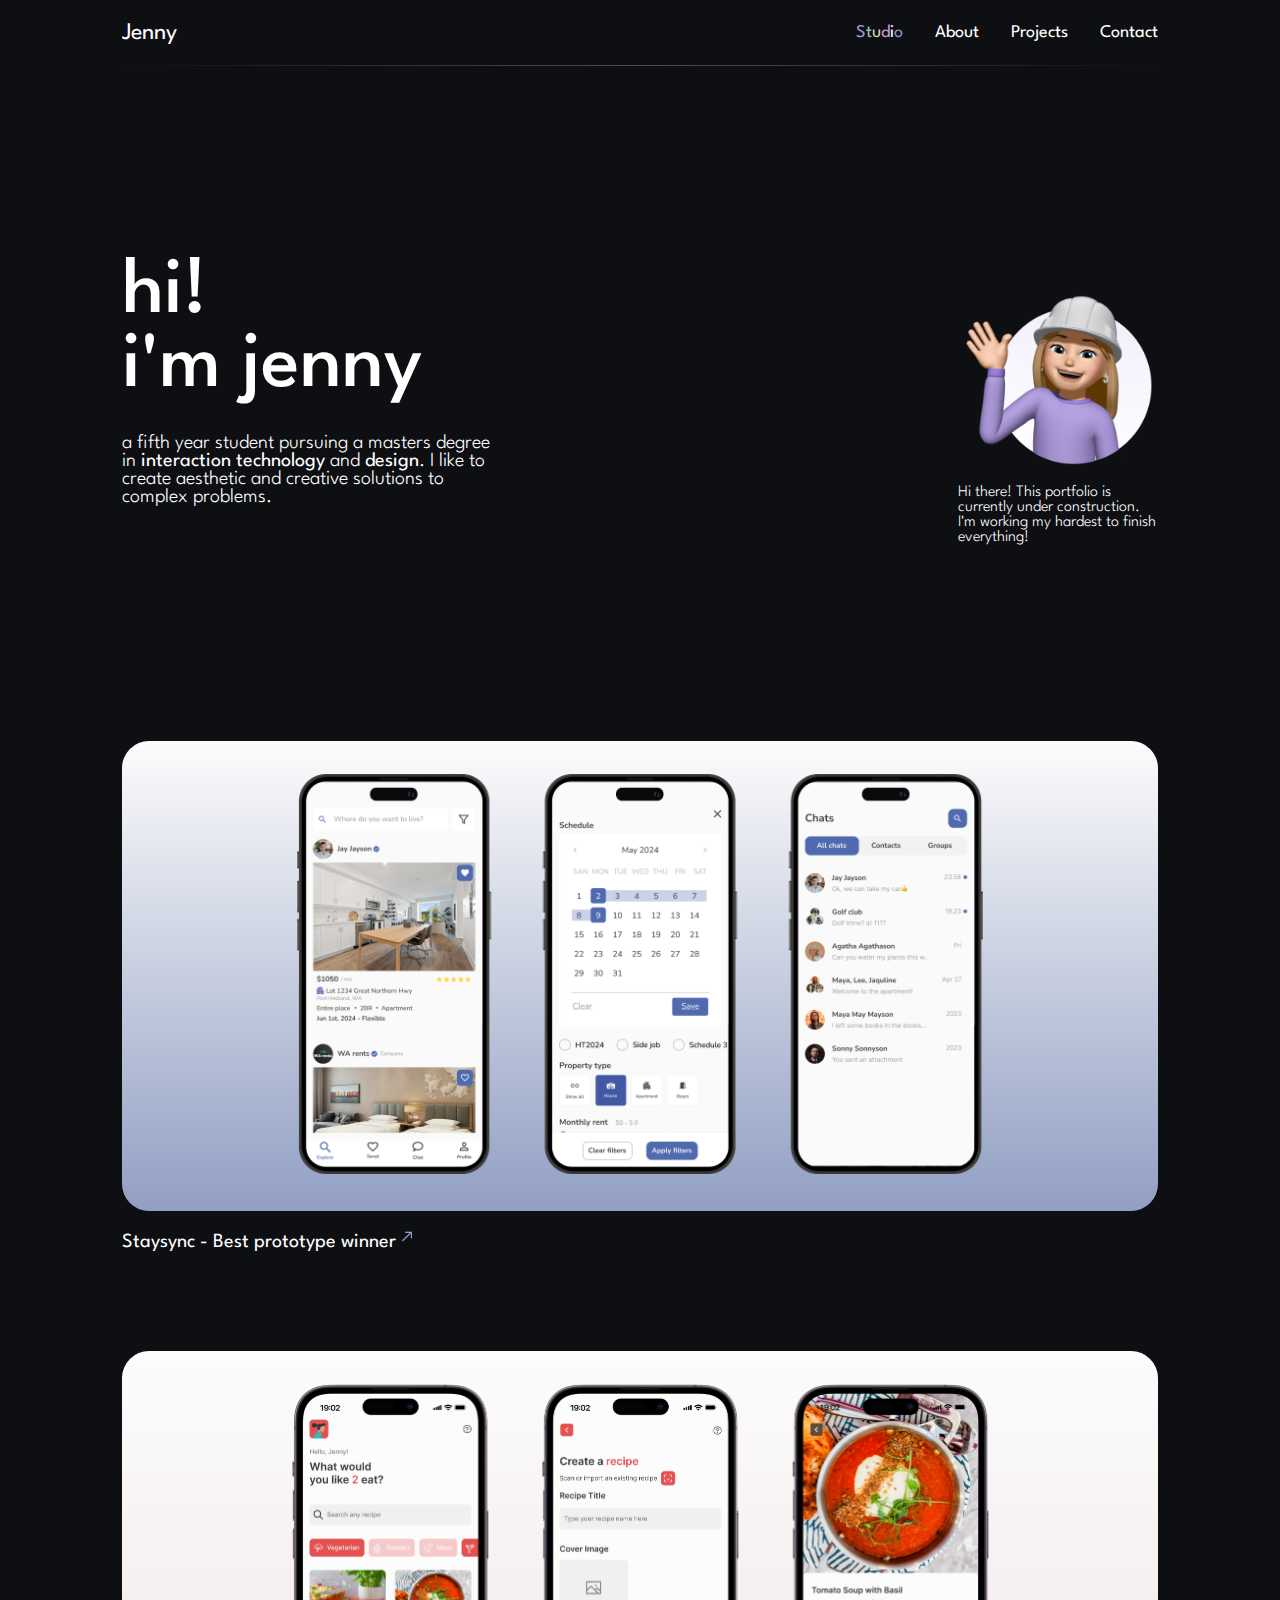
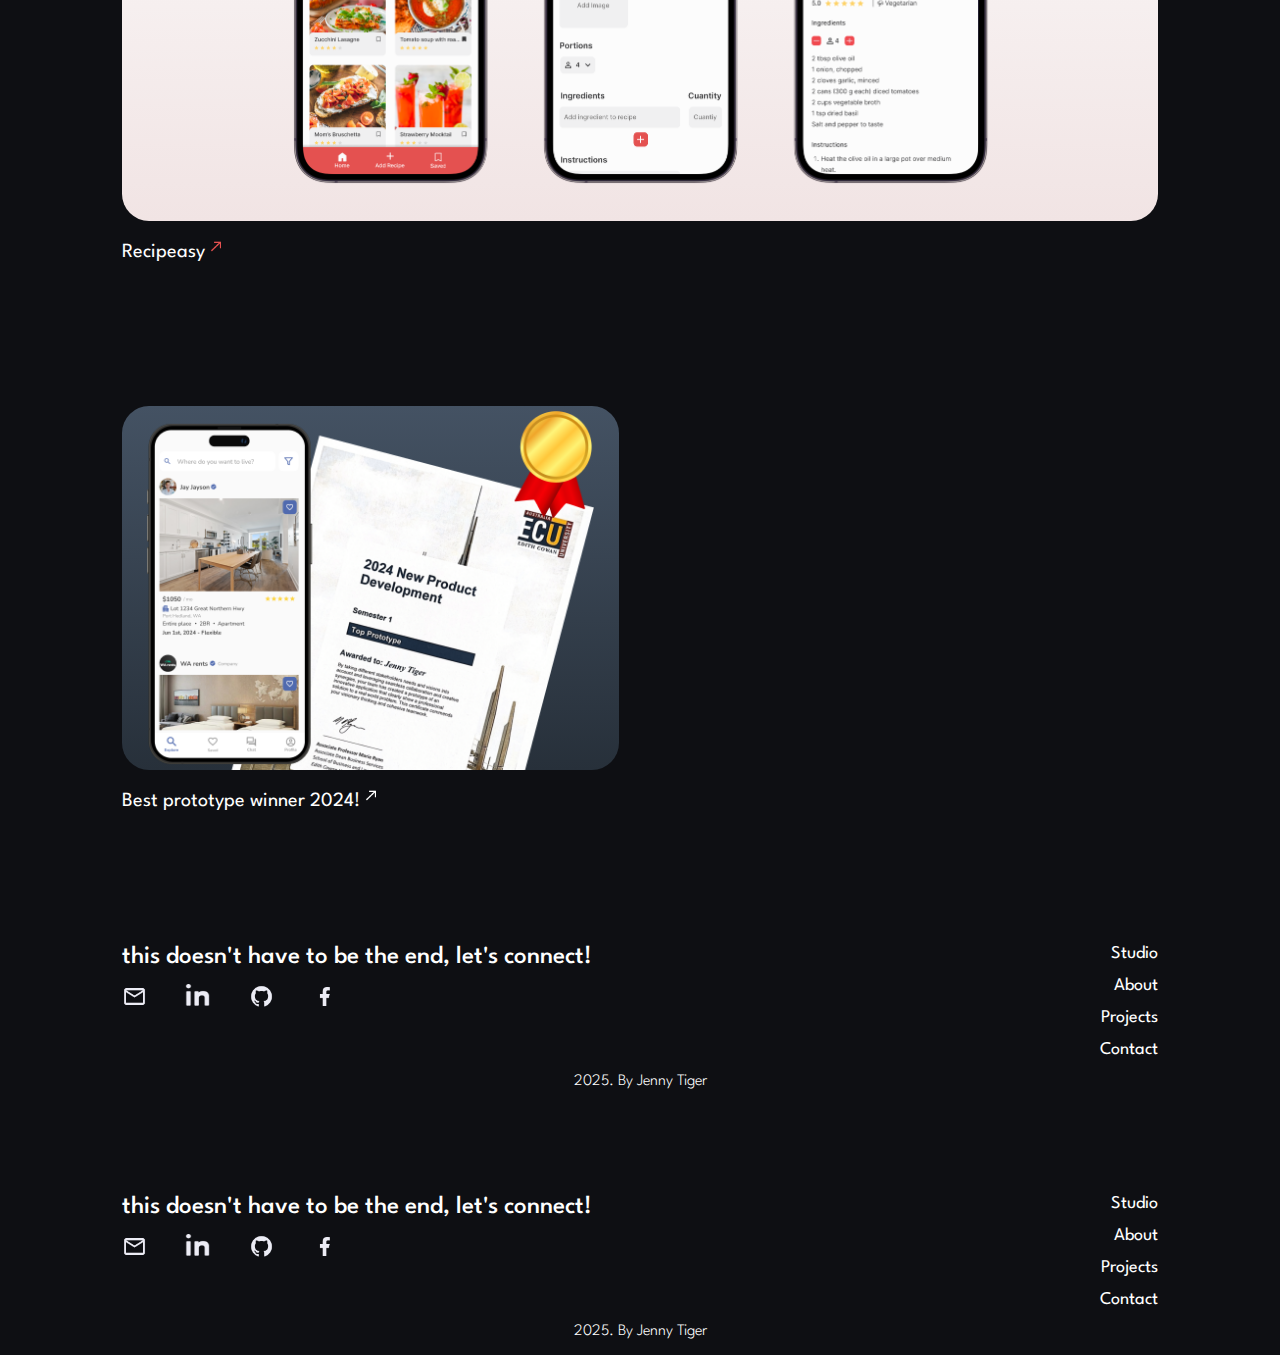
<file: index.html>
<!DOCTYPE html>
<html lang="en">
<head>
    <meta charset="UTF-8">
    <meta http-equiv="X-UA-Compatible" content="IE=edge">
    <meta name="viewport" content="width=device-width, initial-scale=1.0">
    <title>My portfolio</title>
    <link rel="stylesheet" href="style.css">
    <link rel="stylesheet" href="mediaqueries.css">
    <link rel="preconnect" href="https://fonts.googleapis.com">
    <link rel="preconnect" href="https://fonts.gstatic.com" crossorigin>
    <link href="https://fonts.googleapis.com/css2?family=League+Spartan:wght@200;300;400;500;600&display=swap" rel="stylesheet">
</head>
<body id="home">
    <nav id="desktop-nav">
        <div class="nav__container">
            <div class="header__text_changer">
                <div class="logo">
                    <span class="header__text_old"><a class="logo" href="index.html">Jenny</a></span>
                    <span class="header__text_new"><a class="logo" href="index.html">Tiger</a></span>
                </div>
            </div>
            <div>
                <ul class="nav-links">
                    <li><a href="studio.html" class="studio_element">
                        <p class="studio__purple"><b>S</b></p>
                        <p class="studio__green"><b>t</b></p>
                        <p class="studio__yellow"><b>u</b></p>
                        <p class="studio__pink"><b>d</b></p>
                        <p class="studio__"><b>i</b></p>
                        <p class="studio__blue"><b>o</b></p>
                    </a></li>
                    <li><a href="about.html">About</a></li>
                    <li><a href="projects.html">Projects</a></li>
                    <li><a href="contact.html">Contact</a></li>
                </ul>
            </div>
        </div>
        <div class="nav__decoration">
        </div>
    </nav>
    <nav id="hamburger-nav">
        <div class="logo"><a href="index.html">Jenny</a></div>
        <div class="hamburger-menu">
            <div class="hamburger-icon" onclick="toggleMenu()">
                <span></span>
                <span></span>
                <span></span>
            </div>
            <div class="menu-links">
                <li><a href="index.html" onclick="toggleMenu()">Home</a></li>
                <li><a href="studio.html" onclick="toggleMenu()">Studio</a></li>
                <li><a href="about.html" onclick="toggleMenu()">About</a></li>
                <li><a href="projects.html" onclick="toggleMenu()">Projects</a></li>
                <li><a href="contact.html" onclick="toggleMenu()">Contact</a></li>
            </div>
        </div>
    </nav>
    <section id="hero">
        <div class="section__text">
            <h1 class="section__text__h1">hi!</h1>
            <h1 class="section__text__h1">i'm jenny</h1>
            <h3 class="section__text__h3">a fifth year student pursuing a masters degree in <b>interaction technology</b> and <b>design</b>. I like to create aesthetic and creative solutions to complex problems.</h3>
            <div class="hero__text_construction_mobile">
                <img class="construction_mobile_avatar" src="assets/images/profileAvatarConstruction.png" alt="Profile picture">
                <p>Hi there! This portfolio is currently under construction. I'm working my hardest to finish everything!</p>    
            </div>
        </div>
        <div class="section__pic-container">
            <img class="important__exclude" src="assets/images/profileAvatar.png" alt="Profile picture">
            <img class="" src="assets/images/profileAvatarConstruction.png" alt="Profile picture">
            <p class="hero__text_construction">Hi there! This portfolio is currently under construction. I'm working my hardest to finish everything!</p>    
        </div>
    </section>
    <section id="highlights">
        <div class="section_container">
            <div class="section__mockup__container__single">
                <div class="highlights__pic_container project__staysync">
                    <a href="staysync.html">
                        <img class="pic__mockup" src="assets/mockups/Mockup_Staysync_Gathered.png" alt="phone mockups">
                    </a>
                </div>
                <div class="highlights__text_changer">
                    <h3 class="mockup__text_holder">
                        <span class="mockup__text_old"><a class="exclude" href="staysync.html">Staysync - Best prototype winner<img class="pic__mockup_arrow_small" src="assets/images/arrow_blurple.png" alt="purple arrow"></a></span>
                        <span class="mockup__text_new"><a class="exclude" href="staysync.html">A housing application for FIFO-workers in WA<img class="pic__mockup_arrow_small" src="assets/images/arrow_blurple.png" alt="purple arrow"></a></span>
                    </h3>
                </div>
            </div>
            <div class="section__mockup__container__single">
                <div class="highlights__pic_container project__recipeasy">
                    <a href="recipeasy.html">
                        <img class="pic__mockup" src="assets/mockups/Mockup_Recipeasy_Gathered.png" alt="phone mockups">
                    </a>
                </div>
                <div class="highlights__text_changer">
                    <h3 class="mockup__text_holder">
                        <span class="mockup__text_old"><a class="exclude" href="recipeasy.html">Recipeasy<img class="pic__mockup_arrow_small" src="assets/images/arrow_small_light_red.png" alt="red arrow"></a></span>
                        <span class="mockup__text_new"><a class="exclude" href="recipeasy.html">Personal design project for saving recipes<img class="pic__mockup_arrow_small" src="assets/images/arrow_small_light_red.png" alt="red arrow"></a></span>
                    </h3>
                </div>
            </div>
            <div class="section__mockup__container__single important__exclude">
                <div class="highlights__pic_container">
                    <a href="storyai.html">
                        <img class="pic__mockup" src="assets/mockups/Mockup_StoryAI_Gathered.png" alt="phone mockups">
                    </a>
                </div>
                <div class="highlights__text_changer">
                    <h3 class="mockup__text_holder">
                        <span class="mockup__text_old"><a class="exclude" href="storyai.html">StoryAI<img class="pic__mockup_arrow_small" src="assets/images/arrow_small.png" alt="purple arrow"></a></span>
                        <span class="mockup__text_new"><a class="exclude" href="storyai.html">Custimizeable, AI-generated stories for children<img class="pic__mockup_arrow_small" src="assets/images/arrow_small.png" alt="purple arrow"></a></span>
                    </h3>
                </div>
            </div>
            <div class="section__mockup__container__single important__exclude">
                <div class="highlights__pic_container project__dbt">
                    <a href="dbt.html">
                        <img class="pic__mockup" src="assets/mockups/Mockup_DBT_EditMode.png" alt="ipad and phone mockup">
                    </a>
                </div>
                <div class="highlights__text_changer">
                    <h3 class="mockup__text_holder">
                        <span class="mockup__text_old"><a class="exclude" href="dbt.html">BIM to PWA<img class="pic__mockup_arrow_small" src="assets/images/arrow_small_green.png" alt="white arrow"></a></span>
                        <span class="mockup__text_new"><a class="exclude" href="dbt.html">System for drawing-based fire safety checks<img class="pic__mockup_arrow_small" src="assets/images/arrow_small_white.png" alt="white arrow"></a></span>
                    </h3>
                </div>
            </div>
            <a href="projects.html"><h2 class="highlights__text_link important__exclude">Find more projects<img class="pic__mockup_arrow_large" src="assets/images/arrow_large.png" alt="purple arrow"></h2></a>
        </div>
    </section>
    <section id="experiences">
        <div class="section_container">
            <div class="experiences__container__double">
                <div class="experiences__container_left">
                    <div class="left_img_container">
                        <a href="staysync.html#Certificate">
                            <img class="pic__certificate" src="assets/images/Best_prototype_certificate.png" alt="phone mockups">
                        </a>
                    </div>
                    <div class="highlights__text_changer double_container_text">
                        <h3 class="mockup__text_holder">
                            <span class="mockup__text_old"><a class="exclude" href="staysync.html#Certificate">Best prototype winner 2024!<img class="pic__mockup_arrow_small" src="assets/images/arrow_small_white.png" alt="purple arrow"></a></span>
                            <span class="mockup__text_new"><a class="exclude" href="staysync.html#Certificate">Prototype awarded <i>best prototype</i> in course by UMU and ECU!<img class="pic__mockup_arrow_small" src="assets/images/arrow_small_white.png" alt="purple arrow"></a></span>
                        </h3>
                    </div>
                </div>
                <div class="experiences__container_right">
                    <h1></h1>
                </div>
            </div>
        </div>
    </section>
    <footer>
        <div class="footer__section">
            <div class="footer__connect__container">
                <h1 class="footer__text__h1">this doesn't have to be the end, let's connect!</h1>
                <div class="footer__pic__contact_icons">
                    <a href="mailto: jenny.tiger@live.se"><img class="footer__contact_icon" src="assets/images/icon_mail.png" alt="mail icon"></a>
                    <a href="https://www.linkedin.com/in/jenny-tiger-6198a4276/" target=”_blank”><img class="footer__contact_icon" src="assets/images/icon_linkedIn.png" alt="LinkedIn icon"></a>
                    <a href="https://github.com/jtig3r" target=”_blank”><img class="footer__contact_icon" src="assets/images/icon_github.png" alt="github icon"></a>
                    <a href="https://www.facebook.com/jenny.tiger.31/" target=”_blank”><img class="footer__contact_icon" src="assets/images/icon_facebook.png" alt="facebook icon"></a>
                </div>
            </div>
            <div class="footer__nav-links__container">
                <div>
                    <ul class="nav-links">
                        <li><a  href="studio.html">Studio</a></li>
                        <li><a  href="about.html">About</a></li>
                        <li><a  href="projects.html">Projects</a></li>
                        <li><a  href="contact.html">Contact</a></li>
                    </ul>
                </div>
            </div>
        </div>
        <p class="footer__text_p">2025. By Jenny Tiger</p>
    </footer>
    <div id="footer-placeholder"></div>
    <script src="scripts.js"></script>
</body>
</html>
</file>
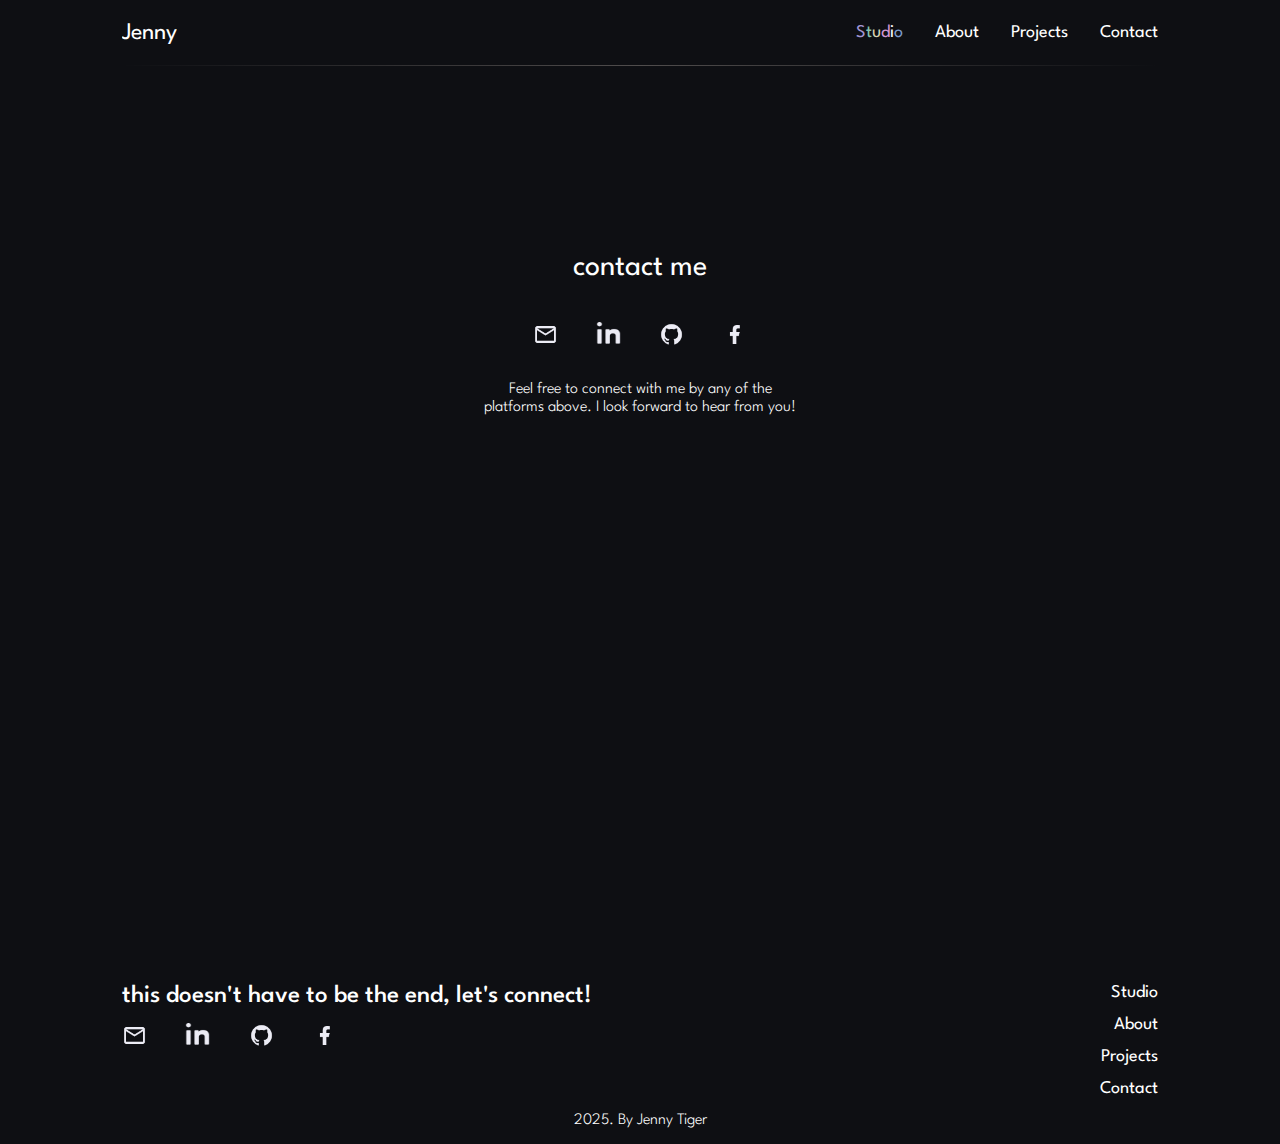
<file: contact.html>
<!DOCTYPE html>
<html lang="en">
<head>
    <meta charset="UTF-8">
    <meta http-equiv="X-UA-Compatible" content="IE=edge">
    <meta name="viewport" content="width=device-width, initial-scale=1.0">
    <title>JennyTiger/About</title>
    <link rel="stylesheet" href="style.css">
    <link rel="stylesheet" href="mediaqueries.css">
    <link rel="preconnect" href="https://fonts.googleapis.com">
    <link rel="preconnect" href="https://fonts.gstatic.com" crossorigin>
    <link href="https://fonts.googleapis.com/css2?family=League+Spartan:wght@200;300;400;500;600&display=swap" rel="stylesheet">
</head>
<body id="home">
    <nav id="desktop-nav">
        <div class="nav__container">
            <div class="header__text_changer">
                <div class="logo">
                    <span class="header__text_old"><a class="logo" href="index.html">Jenny</a></span>
                    <span class="header__text_new"><a class="logo" href="index.html">Tiger</a></span>
                </div>
            </div>              
        <div>
                <ul class="nav-links">
                    <li><a href="studio.html" class="studio_element">
                        <p class="studio__purple"><b>S</b></p>
                        <p class="studio__green"><b>t</b></p>
                        <p class="studio__yellow"><b>u</b></p>
                        <p class="studio__pink"><b>d</b></p>
                        <p class="studio__"><b>i</b></p>
                        <p class="studio__blue"><b>o</b></p>
                    </a></li>
                    <li><a href="about.html">About</a></li>
                    <li><a href="projects.html">Projects</a></li>
                    <li><a href="contact.html">Contact</a></li>
                </ul>
            </div>
        </div>
        <div class="nav__decoration">
        </div>
    </nav>
    <nav id="hamburger-nav">
        <div class="logo"><a href="index.html">Jenny</a></div>
        <div class="hamburger-menu">
            <div class="hamburger-icon" onclick="toggleMenu()">
                <span></span>
                <span></span>
                <span></span>
            </div>
            <div class="menu-links">
                <li><a href="index.html" onclick="toggleMenu()">Home</a></li>
                <li><a href="studio.html" onclick="toggleMenu()">Studio</a></li>
                <li><a href="about.html" onclick="toggleMenu()">About</a></li>
                <li><a href="projects.html" onclick="toggleMenu()">Projects</a></li>
                <li><a href="contact.html" onclick="toggleMenu()">Contact</a></li>
            </div>
        </div>
    </nav>
    <section id="contact">
        <div class="contact__container">
            <h2>contact me</h2>
            <div class="footer__pic__contact_icons">
                <a href="mailto: jenny.tiger@live.se"><img class="footer__contact_icon" src="assets/images/icon_mail.png" alt="mail icon"></a>
                <a href="https://www.linkedin.com/in/jenny-tiger-6198a4276/" target=”_blank”><img class="footer__contact_icon" src="assets/images/icon_linkedIn.png" alt="LinkedIn icon"></a>
                <a href="https://github.com/jtig3r" target=”_blank”><img class="footer__contact_icon" src="assets/images/icon_github.png" alt="github icon"></a>
                <a href="https://www.facebook.com/jenny.tiger.31/" target=”_blank”><img class="footer__contact_icon" src="assets/images/icon_facebook.png" alt="facebook icon"></a>
            </div>
            <p>Feel free to connect with me by any of the platforms above. I look forward to hear from you!</p>
        </div>
    </section>
    <div id="footer-placeholder"></div>
    <script src="scripts.js"></script>
</body>
</html>
</file>
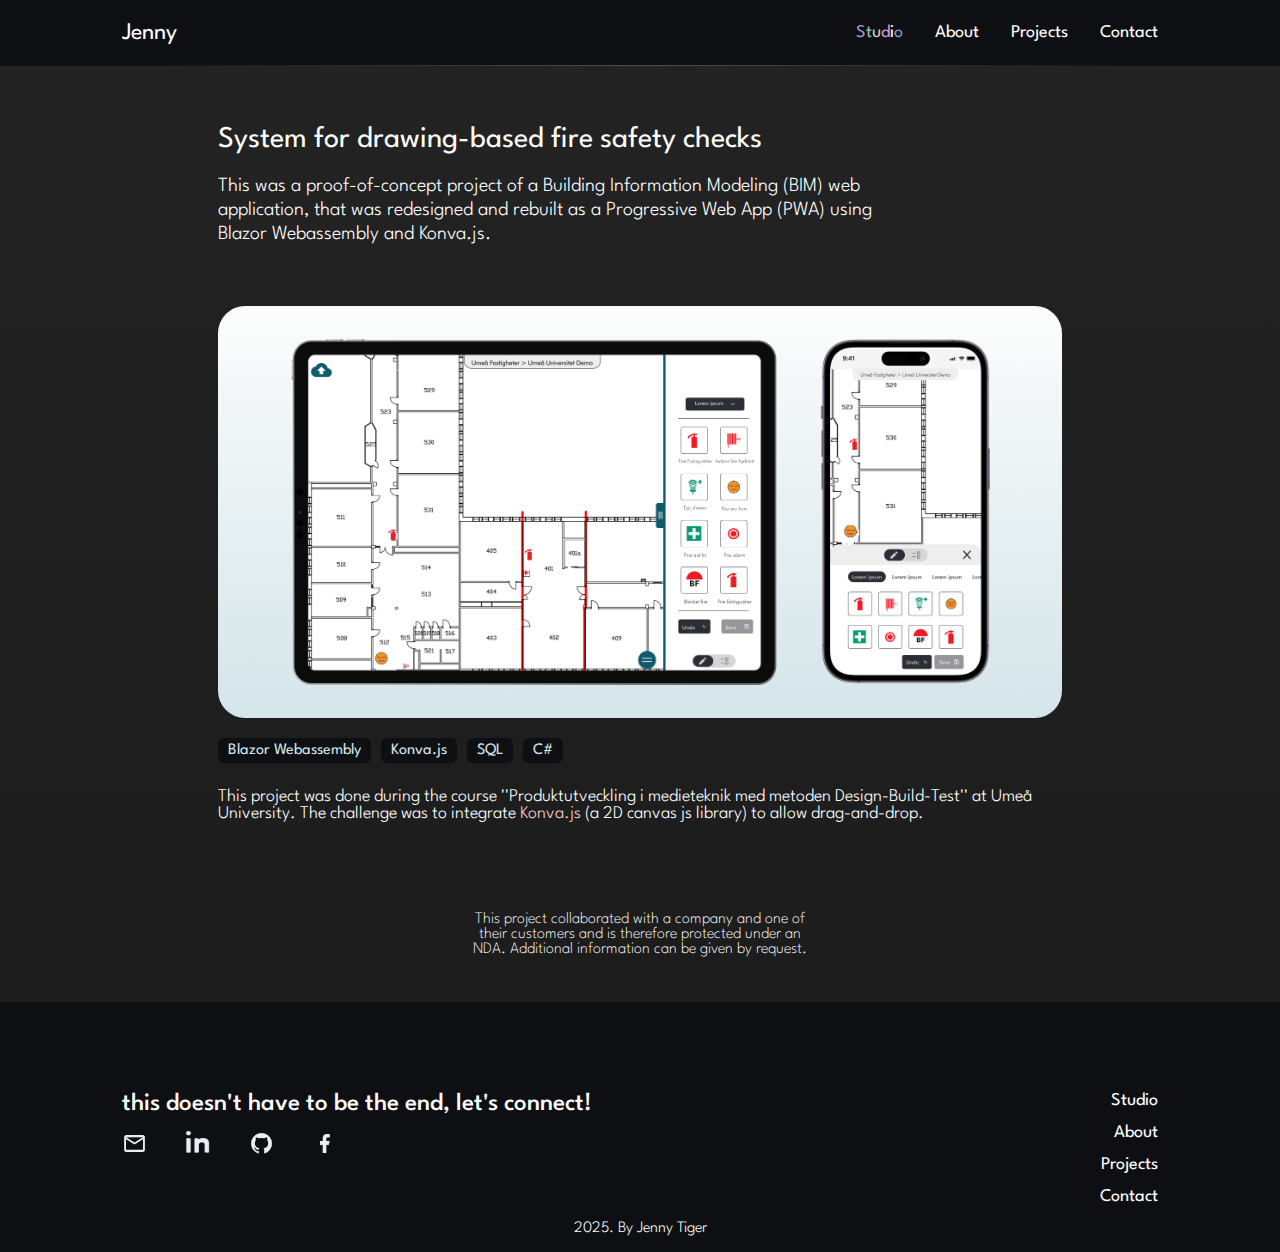
<file: dbt.html>
<!DOCTYPE html>
<html lang="en">
<head>
    <meta charset="UTF-8">
    <meta http-equiv="X-UA-Compatible" content="IE=edge">
    <meta name="viewport" content="width=device-width, initial-scale=1.0">
    <title>JennyTiger/DBT project</title>
    <link rel="stylesheet" href="style.css">
    <link rel="stylesheet" href="projectsstyle.css">
    <link rel="stylesheet" href="mediaqueries.css">
    <link rel="preconnect" href="https://fonts.googleapis.com">
    <link rel="preconnect" href="https://fonts.gstatic.com" crossorigin>
    <link href="https://fonts.googleapis.com/css2?family=League+Spartan:wght@200;300;400;500;600&display=swap" rel="stylesheet">
</head>
<body id="home">
    <nav id="desktop-nav">
        <div class="nav__container">
            <div class="header__text_changer">
                <div class="logo">
                    <span class="header__text_old"><a class="logo" href="index.html">Jenny</a></span>
                    <span class="header__text_new"><a class="logo" href="index.html">Tiger</a></span>
                </div>
            </div>
        <div>
                <ul class="nav-links">
                    <li><a href="studio.html" class="studio_element">
                        <p class="studio__purple"><b>S</b></p>
                        <p class="studio__green"><b>t</b></p>
                        <p class="studio__yellow"><b>u</b></p>
                        <p class="studio__pink"><b>d</b></p>
                        <p class="studio__"><b>i</b></p>
                        <p class="studio__blue"><b>o</b></p>
                    </a></li>
                    <li><a href="about.html">About</a></li>
                    <li><a href="projects.html">Projects</a></li>
                    <li><a href="contact.html">Contact</a></li>
                </ul>
            </div>
        </div>
        <div class="nav__decoration">
        </div>
    </nav>
    <nav id="hamburger-nav">
        <div class="logo"><a href="index.html">Jenny</a></div>
        <div class="hamburger-menu">
            <div class="hamburger-icon" onclick="toggleMenu()">
                <span></span>
                <span></span>
                <span></span>
            </div>
            <div class="menu-links">
                <li><a href="index.html" onclick="toggleMenu()">Home</a></li>
                <li><a href="studio.html" onclick="toggleMenu()">Studio</a></li>
                <li><a href="about.html" onclick="toggleMenu()">About</a></li>
                <li><a href="projects.html" onclick="toggleMenu()">Projects</a></li>
                <li><a href="contact.html" onclick="toggleMenu()">Contact</a></li>
            </div>
        </div>
    </nav>
    <section id="project-overview">
        <div class="project__container">
            <h2 class="project__text__title">System for drawing-based fire safety checks</h2>
            <h3 class="project__text__description">This was a proof-of-concept project of a Building Information Modeling (BIM) web application, that was redesigned and rebuilt as a Progressive Web App (PWA) using Blazor Webassembly and Konva.js.</h3>
        </div>
        <div class="section__mockup__container__single">
            <div class="highlights__pic_container project__dbt">
                <img class="pic__mockup" src="assets/mockups/Mockup_DBT_EditMode.png" alt="mockup">
            </div>
            <div class="project__tags__container ">
                <div class="project_tag dbt">Blazor Webassembly</div>
                <div class="project_tag dbt">Konva.js</div>
                <div class="project_tag dbt">SQL</div>
                <div class="project_tag dbt">C#</div>
            </div>
            <p class="project__text__description_further">
                This project was done during the course ''Produktutveckling i medieteknik med metoden Design-Build-Test'' at Umeå University. The challenge was to integrate <a class="link" href="https://konvajs.org/index.html" target="_blank">Konva.js</a> (a 2D canvas js library) to allow drag-and-drop.
            </p>
        </div>
        <p class="project__disclaimer">This project collaborated with a company and one of their customers and is therefore protected under an NDA. Additional information can be given by request.</p>
    </section>
    <div id="footer-placeholder"></div>
    <script src="scripts.js"></script>
</body>
</html>
</file>
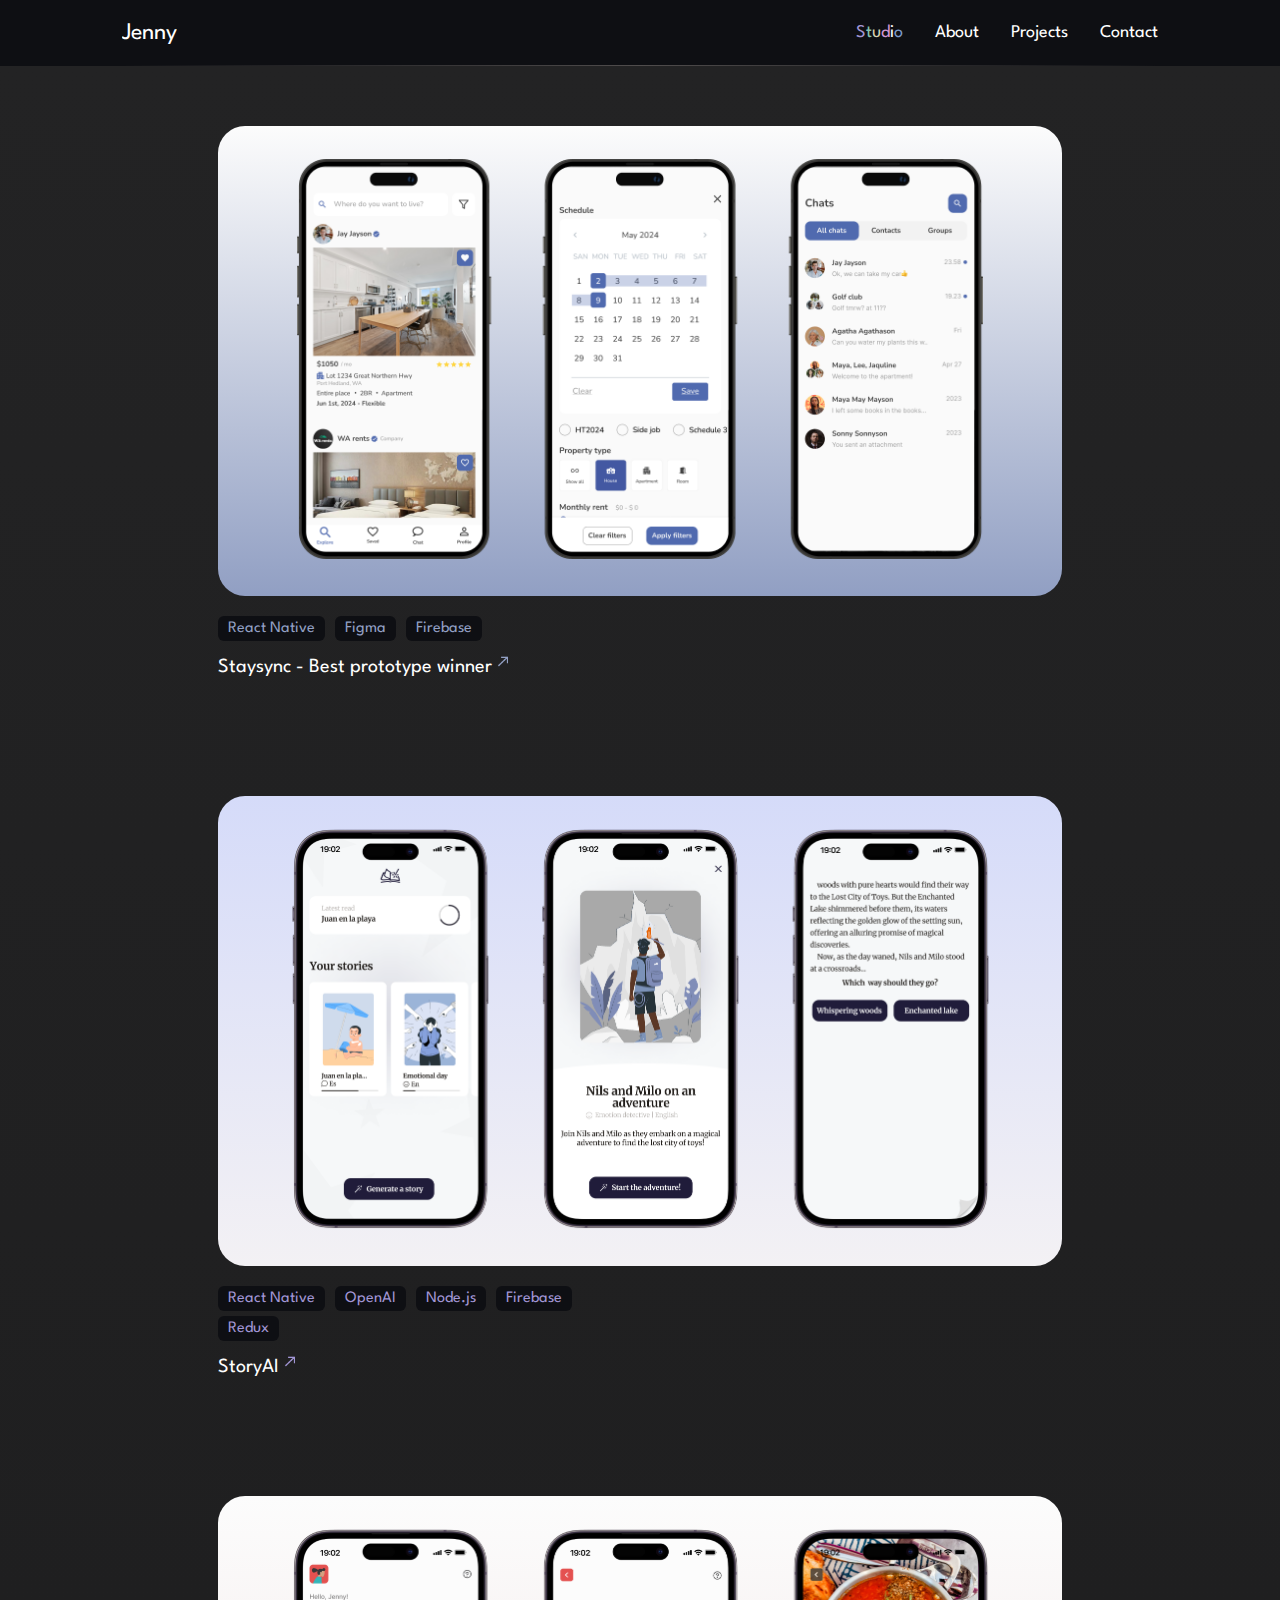
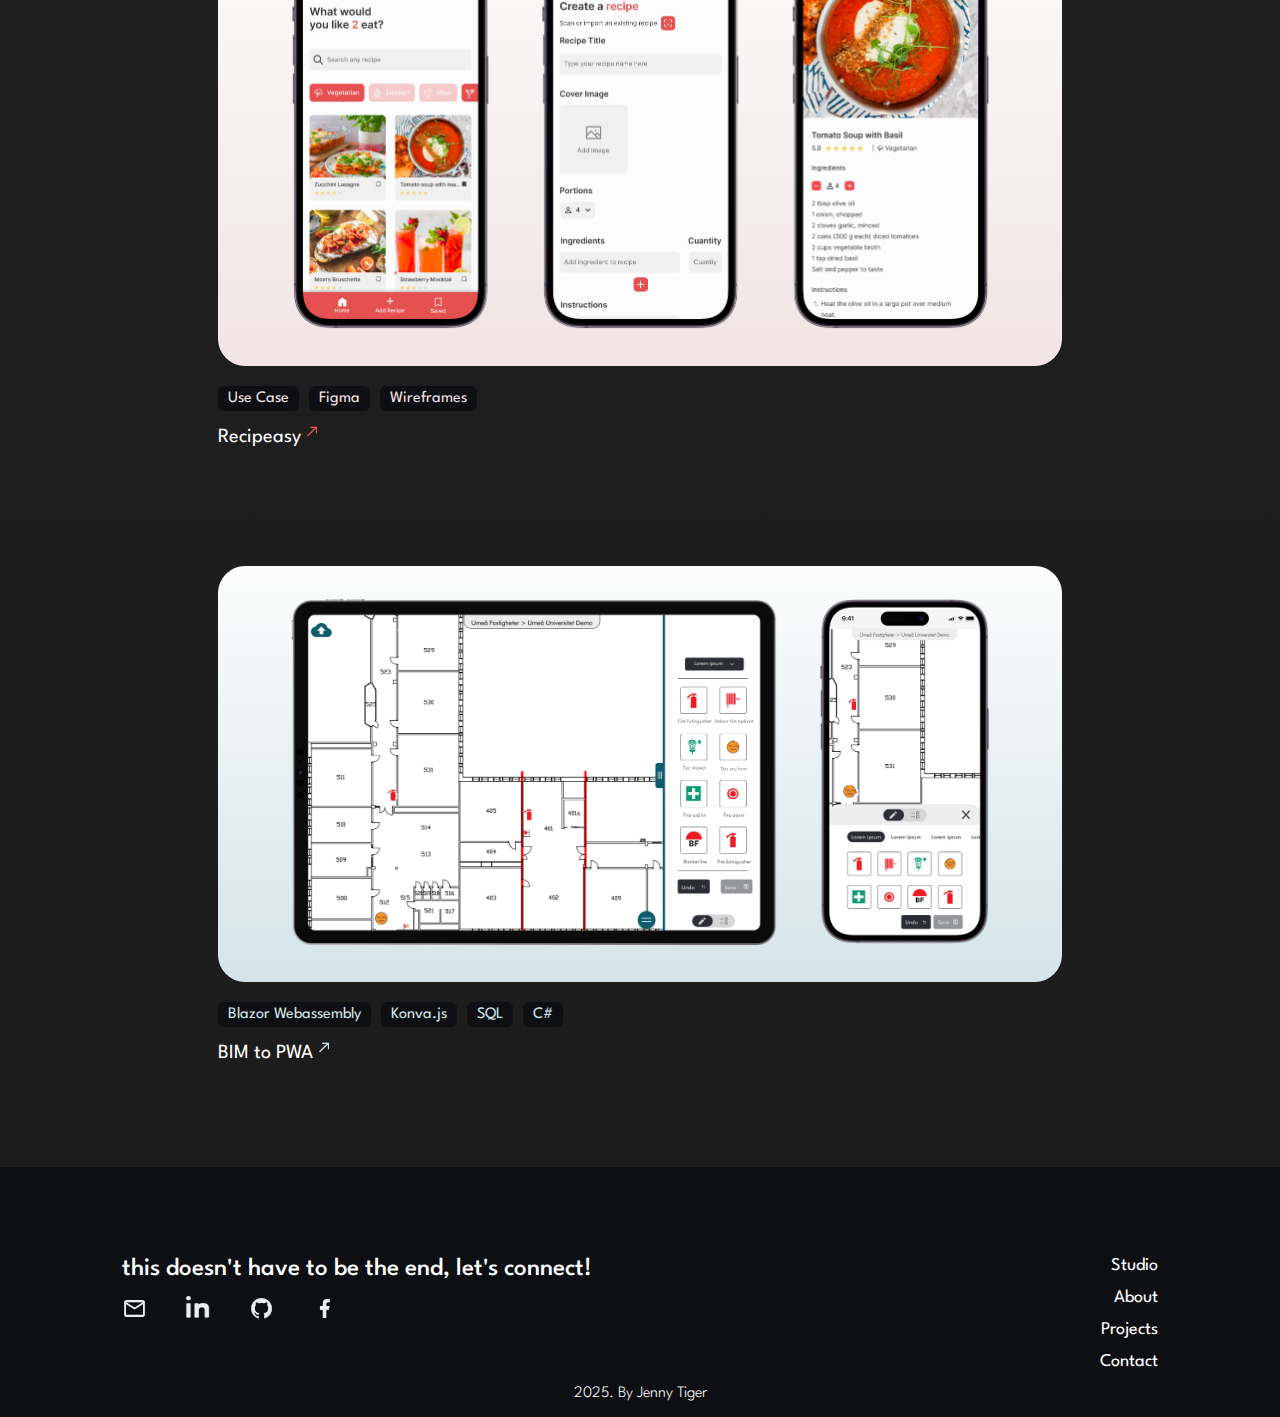
<file: projects.html>
<!DOCTYPE html>
<html lang="en">
<head>
    <meta charset="UTF-8">
    <meta http-equiv="X-UA-Compatible" content="IE=edge">
    <meta name="viewport" content="width=device-width, initial-scale=1.0">
    <title>JennyTiger/Projects</title>
    <link rel="stylesheet" href="style.css">
    <link rel="stylesheet" href="projectsstyle.css">
    <link rel="stylesheet" href="mediaqueries.css">
    <link rel="preconnect" href="https://fonts.googleapis.com">
    <link rel="preconnect" href="https://fonts.gstatic.com" crossorigin>
    <link href="https://fonts.googleapis.com/css2?family=League+Spartan:wght@200;300;400;500;600&display=swap" rel="stylesheet">
</head>
<body id="home">
    <nav id="desktop-nav">
        <div class="nav__container">
            <div class="header__text_changer">
                <div class="logo">
                    <span class="header__text_old"><a class="logo" href="index.html">Jenny</a></span>
                    <span class="header__text_new"><a class="logo" href="index.html">Tiger</a></span>
                </div>
            </div>             <div>
                <ul class="nav-links">
                    <li><a href="studio.html" class="studio_element">
                        <p class="studio__purple"><b>S</b></p>
                        <p class="studio__green"><b>t</b></p>
                        <p class="studio__yellow"><b>u</b></p>
                        <p class="studio__pink"><b>d</b></p>
                        <p class="studio__"><b>i</b></p>
                        <p class="studio__blue"><b>o</b></p>
                    </a></li>
                    <li><a href="about.html">About</a></li>
                    <li><a href="projects.html">Projects</a></li>
                    <li><a href="contact.html">Contact</a></li>
                </ul>
            </div>
        </div>
        <div class="nav__decoration">
        </div>
    </nav>
    <nav id="hamburger-nav">
        <div class="logo"><a href="index.html">Jenny</a></div>
        <div class="hamburger-menu">
            <div class="hamburger-icon" onclick="toggleMenu()">
                <span></span>
                <span></span>
                <span></span>
            </div>
            <div class="menu-links">
                <li><a href="index.html" onclick="toggleMenu()">Home</a></li>
                <li><a href="studio.html" onclick="toggleMenu()">Studio</a></li>
                <li><a href="about.html" onclick="toggleMenu()">About</a></li>
                <li><a href="projects.html" onclick="toggleMenu()">Projects</a></li>
                <li><a href="contact.html" onclick="toggleMenu()">Contact</a></li>
            </div>
        </div>
    </nav>
    <section id="project-overview">
        <div class="section__mockup__container__single">
            <div class="highlights__pic_container project__staysync">
                <a href="staysync.html">
                    <img class="pic__mockup pic_mockup_projects" src="assets/mockups/Mockup_Staysync_Gathered.png" alt="mockup">
                </a>
            </div>
            <div class="project__tags__container">
                <div class="project_tag staysync">React Native</div>
                <div class="project_tag staysync">Figma</div>
                <div class="project_tag staysync">Firebase</div>
            </div>
            <div class="highlights__text_changer highlights__text_changer_projects">
                <h3 class="mockup__text_holder">
                    <span class="mockup__text_old"><a class="exclude" href="staysync.html">Staysync - Best prototype winner<img class="pic__mockup_arrow_small" src="assets/images/arrow_blurple.png" alt="blurple arrow"></a></span>
                    <span class="mockup__text_new"><a class="exclude" href="staysync.html">A housing application for FIFO-workers in WA<img class="pic__mockup_arrow_small" src="assets/images/arrow_blurple.png" alt="red arrow"></a></span>
            </h3>
            </div>
        </div>
        <div class="section__mockup__container__single">
            <div class="highlights__pic_container">
                <a href="storyai.html">
                    <img class="pic__mockup pic_mockup_projects" src="assets/mockups/Mockup_StoryAI_Gathered.png" alt="phone mockups">
                </a>
            </div>
            <div class="project__tags__container">
                <div class="project_tag">React Native</div>
                <div class="project_tag">OpenAI</div>
                <div class="project_tag">Node.js</div>
                <div class="project_tag">Firebase</div>
                <div class="project_tag">Redux</div>
            </div>
            <div class="highlights__text_changer highlights__text_changer_projects">
                <h3 class="mockup__text_holder">
                    <span class="mockup__text_old"><a class="exclude" href="storyai.html">StoryAI<img class="pic__mockup_arrow_small" src="assets/images/arrow_small.png" alt="purple arrow"></a></span>
                    <span class="mockup__text_new"><a class="exclude" href="storyai.html">Custimizeable, AI-generated stories for children<img class="pic__mockup_arrow_small" src="assets/images/arrow_small.png" alt="purple arrow"></a></span>
                </h3>
            </div>
        </div>
        <div class="section__mockup__container__single">
            <div class="highlights__pic_container project__recipeasy">
                <a href="recipeasy.html">
                    <img class="pic__mockup pic_mockup_projects" src="assets/mockups/Mockup_Recipeasy_Gathered.png" alt="mockup">
                </a>
            </div>
            <div class="project__tags__container">
                <div class="project_tag recipeasy">Use Case</div>
                <div class="project_tag recipeasy">Figma</div>
                <div class="project_tag recipeasy">Wireframes</div>
            </div>
            <div class="highlights__text_changer highlights__text_changer_projects">
                <h3 class="mockup__text_holder">
                    <span class="mockup__text_old"><a class="exclude" href="recipeasy.html">Recipeasy<img class="pic__mockup_arrow_small" src="assets/images/arrow_small_light_red.png" alt="purple arrow"></a></span>
                    <span class="mockup__text_new"><a class="exclude" href="recipeasy.html">Personal design project for saving recipes<img class="pic__mockup_arrow_small" src="assets/images/arrow_small_light_red.png" alt="red arrow"></a></span>
            </h3>
            </div>
        </div>
        <div class="section__mockup__container__single">
            <div class="highlights__pic_container project__dbt">
                <a href="dbt.html">
                    <img class="pic__mockup pic_mockup_projects" src="assets/mockups/Mockup_DBT_EditMode.png" alt="mockup">
                </a>
            </div>
            <div class="project__tags__container">
                <div class="project_tag dbt">Blazor Webassembly</div>
                <div class="project_tag dbt">Konva.js</div>
                <div class="project_tag dbt">SQL</div>
                <div class="project_tag dbt">C#</div>
            </div>
            <div class="highlights__text_changer highlights__text_changer_projects">
                <h3 class="mockup__text_holder">
                    <span class="mockup__text_old"><a class="exclude" href="dbt.html">BIM to PWA<img class="pic__mockup_arrow_small" src="assets/images/arrow_small_dbt_green.png" alt="purple arrow"></a></span>
                    <span class="mockup__text_new"><a class="exclude" href="dbt.html">System for drawing-based fire safety checks<img class="pic__mockup_arrow_small" src="assets/images/arrow_small_dbt_green.png" alt="red arrow"></a></span>
            </h3>
            </div>
        </div>
    </section>
    <div id="footer-placeholder"></div>
    <script src="scripts.js"></script>
</body>
</html>
</file>
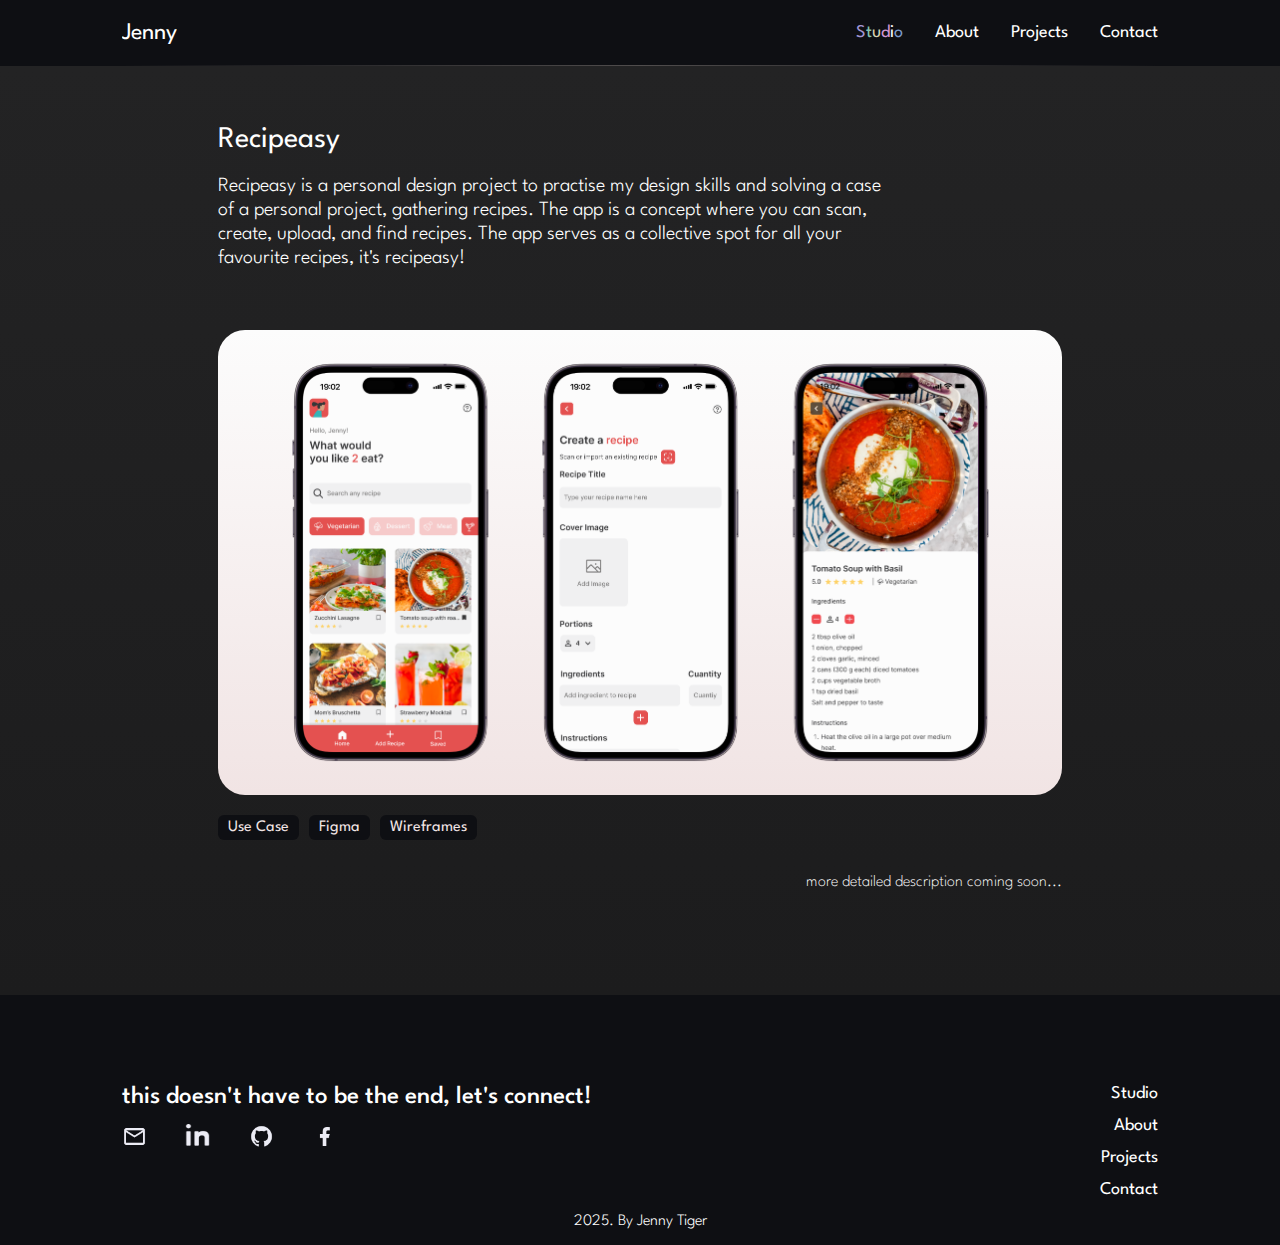
<file: recipeasy.html>
<!DOCTYPE html>
<html lang="en">
<head>
    <meta charset="UTF-8">
    <meta http-equiv="X-UA-Compatible" content="IE=edge">
    <meta name="viewport" content="width=device-width, initial-scale=1.0">
    <title>JennyTiger/Recipeasy</title>
    <link rel="stylesheet" href="style.css">
    <link rel="stylesheet" href="projectsstyle.css">
    <link rel="stylesheet" href="mediaqueries.css">
    <link rel="preconnect" href="https://fonts.googleapis.com">
    <link rel="preconnect" href="https://fonts.gstatic.com" crossorigin>
    <link href="https://fonts.googleapis.com/css2?family=League+Spartan:wght@200;300;400;500;600&display=swap" rel="stylesheet">
</head>
<body id="home">
    <nav id="desktop-nav">
        <div class="nav__container">
            <div class="header__text_changer">
                <div class="logo">
                    <span class="header__text_old"><a class="logo" href="index.html">Jenny</a></span>
                    <span class="header__text_new"><a class="logo" href="index.html">Tiger</a></span>
                </div>
            </div>              <div>
                <ul class="nav-links">
                    <li><a href="studio.html" class="studio_element">
                        <p class="studio__purple"><b>S</b></p>
                        <p class="studio__green"><b>t</b></p>
                        <p class="studio__yellow"><b>u</b></p>
                        <p class="studio__pink"><b>d</b></p>
                        <p class="studio__"><b>i</b></p>
                        <p class="studio__blue"><b>o</b></p>
                    </a></li>
                    <li><a href="about.html">About</a></li>
                    <li><a href="projects.html">Projects</a></li>
                    <li><a href="contact.html">Contact</a></li>
                </ul>
            </div>
        </div>
        <div class="nav__decoration">
        </div>
    </nav>
    <nav id="hamburger-nav">
        <div class="logo"><a href="index.html">Jenny</a></div>
        <div class="hamburger-menu">
            <div class="hamburger-icon" onclick="toggleMenu()">
                <span></span>
                <span></span>
                <span></span>
            </div>
            <div class="menu-links">
                <li><a href="index.html" onclick="toggleMenu()">Home</a></li>
                <li><a href="studio.html" onclick="toggleMenu()">Studio</a></li>
                <li><a href="about.html" onclick="toggleMenu()">About</a></li>
                <li><a href="projects.html" onclick="toggleMenu()">Projects</a></li>
                <li><a href="contact.html" onclick="toggleMenu()">Contact</a></li>
            </div>
        </div>
    </nav>
    <section id="project-overview">
        <div class="project__container">
            <h2 class="project__text__title">Recipeasy</h2>
            <h3 class="project__text__description">Recipeasy is a personal design project to practise my design skills and solving a case of a personal project, gathering recipes. The app is a concept where you can scan, create, upload, and find recipes. The app serves as a collective spot for all your favourite recipes, it's recipeasy!</h3>
        </div>
        <div class="section__mockup__container__single test">
            <div class="highlights__pic_container project__recipeasy">
                <img class="pic__mockup" src="assets/mockups/Mockup_Recipeasy_Gathered.png" alt="">
            </div>
            <div class="project__tags__container">
                <div class="project_tag recipeasy">Use Case</div>
                <div class="project_tag recipeasy">Figma</div>
                <div class="project_tag recipeasy">Wireframes</div>
        </div>
        <p class="project__disclaimer project__disclaimer_recipeasy">more detailed description coming soon...</p>
    </section>
    <div id="footer-placeholder"></div>
    <script src="scripts.js"></script>
</body>
</html>
</file>
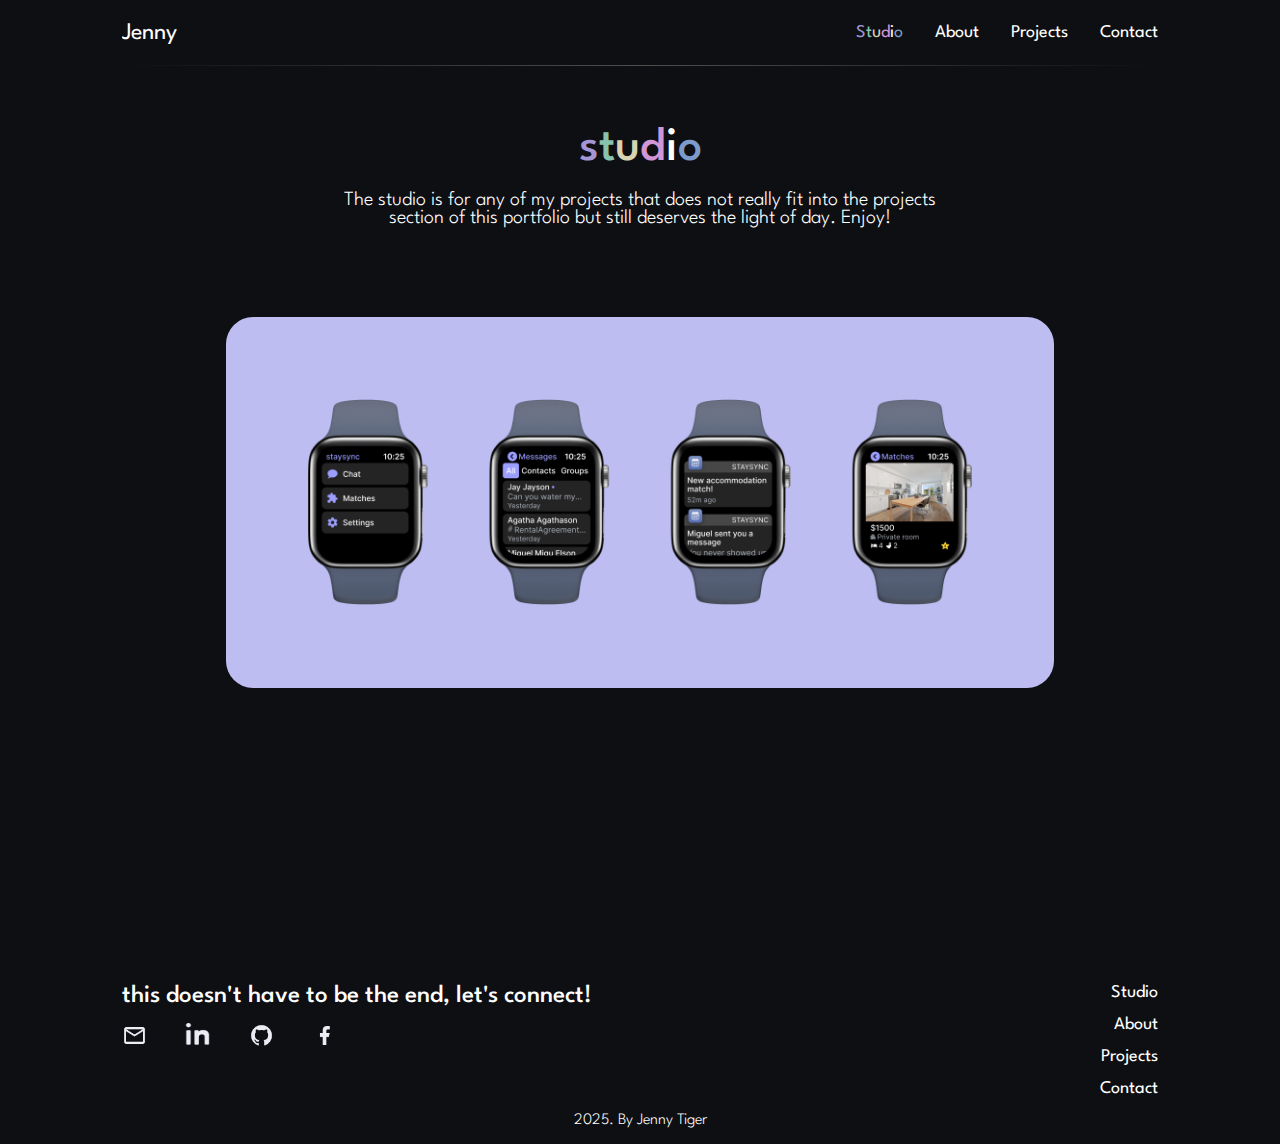
<file: studio.html>
<!DOCTYPE html>
<html lang="en">
<head>
    <meta charset="UTF-8">
    <meta http-equiv="X-UA-Compatible" content="IE=edge">
    <meta name="viewport" content="width=device-width, initial-scale=1.0">
    <title>My portfolio</title>
    <link rel="stylesheet" href="style.css">
    <link rel="stylesheet" href="studiostyle.css">
    <link rel="stylesheet" href="mediaqueries.css">
    <link rel="preconnect" href="https://fonts.googleapis.com">
    <link rel="preconnect" href="https://fonts.gstatic.com" crossorigin>
    <link href="https://fonts.googleapis.com/css2?family=League+Spartan:wght@200;300;400;500;600&display=swap" rel="stylesheet">
</head>
<body id="home">
    <nav id="desktop-nav">
        <div class="nav__container">
            <div class="header__text_changer">
                <div class="logo">
                    <span class="header__text_old"><a class="logo" href="index.html">Jenny</a></span>
                    <span class="header__text_new"><a class="logo" href="index.html">Tiger</a></span>
                </div>
            </div>
            <div>
                <ul class="nav-links">
                    <li><a href="studio.html" class="studio_element">
                        <p class="studio__purple"><b>S</b></p>
                        <p class="studio__green"><b>t</b></p>
                        <p class="studio__yellow"><b>u</b></p>
                        <p class="studio__pink"><b>d</b></p>
                        <p class="studio__"><b>i</b></p>
                        <p class="studio__blue"><b>o</b></p>
                    </a></li>
                    <li><a href="about.html">About</a></li>
                    <li><a href="projects.html">Projects</a></li>
                    <li><a href="contact.html">Contact</a></li>
                </ul>
            </div>
        </div>
        <div class="nav__decoration">
        </div>
    </nav>
    <nav id="hamburger-nav">
        <div class="logo"><a href="index.html">Jenny</a></div>
        <div class="hamburger-menu">
            <div class="hamburger-icon" onclick="toggleMenu()">
                <span></span>
                <span></span>
                <span></span>
            </div>
            <div class="menu-links">
                <li><a href="index.html" onclick="toggleMenu()">Home</a></li>
                <li><a href="studio.html" onclick="toggleMenu()">Studio</a></li>
                <li><a href="about.html" onclick="toggleMenu()">About</a></li>
                <li><a href="projects.html" onclick="toggleMenu()">Projects</a></li>
                <li><a href="contact.html" onclick="toggleMenu()">Contact</a></li>
            </div>
        </div>
    </nav>
    <section id="container__studio">
        <div class="container__page_title">
            <div class="studio__title_container">
                <h1 class="studio__purple">s</h1>
                <h1 class="studio__green">t</h1>
                <h1 class="studio__yellow">u</h1>
                <h1 class="studio__pink">d</h1>
                <h1 class="studio__">i</h1>
                <h1 class="studio__blue">o</h1>
            </div>
            <p class="studio__page_description">The studio is for any of my projects that does not really fit into the projects section of this portfolio but still deserves the light of day. Enjoy!</p>
        </div>
        <div class="studio__projects_feed">
            <div class="studio__project_container watchOStest">
                <img class="studio__watchOS_img" src="assets/studioImages/watchOS.png" alt="watch os interface images">
            </div>
        </div>
    </section>
    <div id="footer-placeholder"></div>
    <script src="scripts.js"></script>
</body>
</html>
</file>
<file: style.css>
/* GENERAL */

@import url('https://fonts.googleapis.com/css2?family=League+Spartan:wght@200;300;400;500;600&display=swap');

* {
    margin: 0;
    padding: 0;
    
}

body {
    font-family: 'League Spartan', sans-serif;
    padding: 0 0px;
    background-color: #0E0F13;
}

.important__exclude {
    display: none;
}

section {
    padding-inline: 122px;
}

html {
    scroll-behavior: smooth;
}

p, h1, h2, h3, h4 {
    color: #FFFFFF;
}

p {
    font-weight: 300;
}

h1 {
    font-size: 5rem;
    font-weight: 500;
}

h2 {
    font-size: 1.875rem;
    font-weight: 400;
    margin-bottom: 25px;
}

h3 {
    font-size: 1.25rem;
    font-weight: 400;
}

.about_me__resume_download {
    background-color: #1F1E1F;
    border-radius: 6px;
    padding: 10px;
    font-weight: 400;
    font-size: 1rem;
    width: fit-content;
    margin-top: 20px;
}

.fa-solid {
    margin-right: 5px;
}
/* TRANSITIONS */

nav ul li a,
nav ul li a:after,
nav ul li a:before,
nav .logo a,
.pic__mockup,
.pic__certificate,
.highlights__text_link,
.footer__contact_icon {
  transition: all .5s ease; 
}

/* nav-underscore */
.nav-links li {
  position: relative;
}

.nav-links li:after {
  content: '';
  position: absolute;
  bottom: 0;
  left: 50%;
  transform: translateX(-50%);
  width: 0;
  height: 1px;
  background: #FFFFFF;
  transition: all 0.5s;
}

.nav-links:not(footer .nav-links) li:hover:after {
  width: 100%;
}

/* text hover flip */

.highlights__text_changer {
    transition: all 500ms ease-in-out;
  }
  .highlights__text_changer:hover {
  }

  h3 {
    overflow: hidden;
  }
  .mockup__text_old,
  .mockup__text_new {
    display: block;
    overflow: hidden;
    transition: all 500ms linear;
  }
  .mockup__text_old {
    height: auto;
    opacity: 1;
    width: auto;
  }
  .mockup__text_new {
    color: #fff;
    height: 0;
    opacity: 0;
    width: 0;
    color:#ffffff;
  }
  .highlights__text_changer:hover .mockup__text_old {
    height: 0px;
    opacity: 0;
    width: 0px;
  }
  .highlights__text_changer:hover .mockup__text_new {
    height: auto;
    opacity: 1;
    width: auto;
  }

  /**/
  .header__text_changer {
    transition: all 500ms ease-in-out;
  }

  .logo {
    overflow: hidden;
  }
  .header__text_old,
  .header__text_new {
    display: block;
    overflow: hidden;
    transition: all 500ms linear;
  }
  .header__text_old {
    height: auto;
    opacity: 1;
    width: auto;
  }
  .header__text_new {
    color: #fff;
    height: 0;
    opacity: 0;
    width: 0;
    color:#ffffff;
  }
  .header__text_changer:hover .header__text_old {
    height: 0px;
    opacity: 0;
    width: 0px;
  }
  .header__text_changer:hover .header__text_new {
    height: auto;
    opacity: 1;
    width: auto;
  }
  

  /* footer contact icnos */

  .footer__contact_icon:hover {
    transform: scale(1.2);
}

/* hamburger-underscore */

/*
.menu-links li {
    position: relative;
  }
  
  .menu-links li:after {
    content: '';
    position: absolute;
    bottom: 0;
    left: 50%;
    transform: translateX(-50%);
    width: 0;
    height: 1px;
    background: #FFFFFF;
    transition: all 0.5s;
  }
  
  .menu-links li:hover:after {
    width: 80%;
  }

*/

/* DESKTOP-NAV */
nav, .nav-links {
    display: flex;
}

nav {
    justify-content: space-between;
    flex-direction: column;
    padding: 0 122px;
    background-color: #0E0F13;

    position: -webkit-sticky;
	position: sticky;
	top: 0;
    z-index: 1000000;
}


.nav__container { /* remove this and .nav__decoration and move content to nav to reverse.*/
    display: flex;
    height: 65px;
    align-items: center;
    width: 100%;
    justify-content: space-between;
}

.nav__decoration {
    content: "";
    display: block;
    height: 0.5px;
  width: 100%;
    background: linear-gradient(to right, transparent 0%, #504D4D 50%, transparent 100%);
}


.nav-links {
    gap: 2rem;
    list-style: none;
    font-size: 1.125rem;
}

a {
    color: #FFFFFF;
    text-decoration: none;
    text-decoration-color: aqua; /*tut sa white*/
}

/*studio colors and style for nav*/
.studio_element{
    display: flex;
    flex-direction: row;
}

.studio__purple{ color: #A296D5;} 
.studio__blue{ color: #7C9BCB;}
.studio__green{ color: #86C2AE;}
.studio__pink{ color: #D096D5;}
.studio__yellow{ color: #D7D3B3;}

a:not(.exclude):hover {
    color: #979191;
}

.logo{
    font-size: 1.5rem;
    color: #FFFFFF;
}

.logo:hover{
    color: #979191;
}

/* HAMBURGER-NAV */

#hamburger-nav {
    display: none;
    align-items: center;
    flex-direction: row;
    height: 65px;
}

.hamburger-menu {
    background-color: #0E0F13;
    position: relative;
    display: inline-block;
}   

.hamburger-icon {
    display: flex;
    flex-direction: column;
    justify-content: space-between;
    height: 24px;
    width: 30px;
    cursor: pointer;
    color: #FFFFFF;
}

.hamburger-icon span {
    width: 100%;
    height: 2px;
    background-color: #FFFFFF;
    transition: all .3s ease-in-out;
}

.menu-links {
    position: absolute;
    top: 100%;
    right: 0;
    width: fit-content;
    max-height: 0;
    overflow: hidden;
    transition: all .3s ease-in-out;
    background-color: #0E0F13;
}

.menu-links a {
    display: block;
    padding: 10px;
    text-align: center;
    font-size: 1.125;
    color: #FFFFFF;
    text-decoration: none;
    transition: all .3s ease-in-out
}

/*
.menu-links a:hover {
    color: #979191;
}
*/

.menu-links li {
    list-style: none;
}

.menu-links.open {
    max-height: 300px;
}

.hamburger-icon.open span:first-child {
    transform: rotate(45deg) translate(10px, 5px);
}

.hamburger-icon.open span:nth-child(2) {
    opacity: 0;
}

.hamburger-icon.open span:last-child {
    transform: rotate(-45deg) translate(10px, -5px);
}

.hamburger-icon span:first-child {
    transform: none;
}

.hamburger-icon span:first-child {
    opacity: 1;
}

.hamburger-icon span:first-child {
    transform: none;
}

/* SECTIONS */

section {
    padding-bottom: 5vh;
    box-sizing: border-box;
    min-height: fit-content;
}

.section_container {
}

/* HERO SECTION */

#hero {
    display: flex;
    flex-direction: row;
    justify-content: space-between;
    align-items: center;
    height: 75vh;
}

.section__text {
    align-self: center;
}

.section__text__h1 {
    font-size: 5rem;
    font-weight: 500;
}

.section__text__h3 {
    font-size: 1.25rem;
    font-weight: 300;
    margin-top: 1.875rem;
    max-width: 380px;
}

.section__pic-container {
    display: flex;
    flex-direction: column;
    /*width: 166px; */
    width: 200px;
    height: 219px;
}

.hero__text_construction {
    margin-top: 20px;
}

.hero__text_construction_mobile {
    display: none;
}

/* HIGHLIGHTS SECTION */

#highlights {
}

.section__mockup__container__single {
    margin-bottom: 100px;
}

.highlights__pic_container {
    padding: 33px;
    background-color: #D5DBF9;
    background-image: linear-gradient(#D5DBF9, #F3F1F4);
    display: flex;
    flex-direction: row;
    justify-content: center;
    align-items: center;
    border-radius: 27px;
    margin-bottom: 20px;
    overflow: hidden;

}

.project__staysync{
    background-color: #EAECF3;
    background-image: linear-gradient(#FCFCFC, #919FC3);
}

.project__recipeasy{
    background-color: #FCFCFC;
    background-image: linear-gradient(#FCFCFC, #F1E4E4);
}

.project__dbt{
    background-color: #FCFCFC;
    background-image: linear-gradient(#FCFCFC, #D4E5E9);
}

.highlights__pic_container a {
    background-color: transparent;
}

.pic__mockup {
    background-color: transparent;
    margin: 0 25px;
    max-width: 699px;
    max-height: 400px;
}

.pic__mockup:hover {
    transform: scale(1.05)
}

.mockup__text_old:hover, .mockup__text_new:hover {
    color:#ffffff;
}

.pic__mockup_arrow_small {
    width: 16px;
    height: 16px;
}

.highlights__text_link {
    margin-top: 30px;
    justify-content: center;
}

.highlights__text_link:hover {
    color: #979191;
}

.pic__mockup_arrow_large {
    width: 18x;
    height: 18px;
}

/* EXPERIENCE SECTION */

#experiences {
    /*display: none;*/
    display: flex;
    /*border: 1px solid red;*/
    justify-content: center;
}

.section_container {
    width: 100%;
}

.experiences__container__double {
    /*border: 1px solid yellow;*/
    display: flex;
    flex-direction: row;
    justify-content: space-between;
}

.experiences__container_left, .experiences__container_right {
    /*border: 1px solid green;*/
    width: 48%;
    overflow: hidden;
}

.experiences__pic__container {
    height: 371px;
    background-color: #302A2A;
    background-image: linear-gradient(#595959, #302A2A);
    
    margin-bottom: 20px;
    
    flex-direction: column;
}

.experiences__container_left{
    
}
.double_container_text{
    margin-top: 20px;
}

.left_img_container{
    overflow: hidden; 
    border-radius: 27px;
    background-color: #27303A;
    background-image: linear-gradient(#445263, #27303A);
}
.pic__certificate{
    margin-top: 5px;
    max-width: 90%;
    display: block;
    margin-left: auto;
    margin-right: auto;
    align-self: center;
}

.pic__certificate:hover {
    transform: scale(1.05)
}

/* FOOTER */

footer {
    margin-top: 10vh;
    height: 16vh;
    display: flex;
    flex-direction: column;
    text-align: center;
    justify-content: space-between;
    padding-bottom: 1rem;
    padding-inline: 122px;
}

.footer__section {
    display: flex;
    justify-content: space-between;
}

.footer__connect__container {
    display: flex;
    flex-direction: column;
    text-align: left;
}

.footer__text__h1 {
    font-size: 1.563rem;
}

.footer__pic__contact_icons {
    margin: 15px 0;
    width: 215px;
    display: flex;
    justify-content: space-between;
}

.footer__contact_icon {
    width: 25px;
    height: 25px;
}

.footer__nav-links__container {
    
}

footer .nav-links {
    display: block;
    text-align: right;
}

footer .nav-links li {
    margin-bottom:  15px;
}


/* ABOUT */

#about_me{
    min-height: 85dvh;
}

.about_me__container {
    padding-top: 100px;
    width: 100%;
    display: flex;
    flex-direction: row;
}

.about_me__container_left, .about_me__container_right {
    width: 50%;
}

.about_me__text {
    font-size: 1.25rem;
    font-weight: 300;
    line-height: 150%;
}

.about_me__container_right {
    display: flex;
    flex-direction: column;
    align-items: center;
}

.about_me_profilePicture {
    width: 340px;
    height: 340px;
}

#manifesto {
    display: flex;
    flex-direction: column;
    margin-top: 100px;
}

.manifesto__text_h1 {
    width: 100%;
    text-align: center;
    margin-bottom: 70px;
}

.manifesto__columns{
    display: flex;
    flex-direction: row;
    justify-content: center;
    justify-content: space-between;
}

.manifesto__column {
    width: 30%;
    display: flex;
    flex-direction: column;
    text-align: center;
    margin-bottom: 40px;
}

.manifesto__column p {
    max-width: 240px;
    align-self: center;
    margin-top: 10px;
    line-height: 120%;
}

#Skills{
    margin-top: 100px;
}

.skills__container{
    flex-direction: column;
}

.skills__text {
    font-size: 1.25rem;
    font-weight: 300;
    line-height: 150%;
    max-width: 800px;
}

.skills__tag_container_design, .skills__tag_container_development {
    display: flex;
    flex-direction: row;
    flex-wrap: wrap;
    max-width: 800px;
    margin-top: 60px;
}



.skills_tag{
    background-color: #1E1E1F;
    border-radius: 8px;
    padding: 12px 20px 12px 20px;
    justify-content: center;
    align-items: center;
    max-width: fit-content;
    margin-right: 12px;
    margin-bottom: 12px;
}

.skills__purple{ color: #A296D5;}
.skills__blue{ color: #7C9BCB;}
.skills__green{ color: #86C2AE;}
.skills__turquoise{ color: #96D5C6;}
.skills__powder{ color: #CAC9CF;}
.skills__pink{ color: #D096D5;}
.skills__orange{ color: #D5BC96;}
.skills__yellow{ color: #D7D3B3;}
.skills__salmon{ color: #DDA8A8;}



#about_mee_more{
    margin-top: 50px;
}

.about_me__container_left_images {
    display: flex;
    flex-direction: column;
}

.about_me__container_right_text {
    align-items: start;
}

.about_me_gurra {
    max-width: 340px;
}

.about_me_cookies {
    max-width: 340px;
    align-self: flex-end;
    margin-right: 80px;
    margin-top: 15px;
}

/* CONTACT */

#contact {
    min-height: 92dvh;
}

.contact__container {
    display: flex;
    flex-direction: column;
    height: 60vh;
    justify-content: center;
    align-items: center;
}

.contact__container p {
    max-width: 320px;
    text-align: center;
    margin-top: 15px;
    line-height: 115%;
}
</file>
<file: mediaqueries.css>
@media screen and (max-width: 1400px){
}

@media screen and (max-width: 1200px){
    #desktop-nav {
        display: none;
    }
    #hamburger-nav {
        display: flex;
    }

    /* Highlights */

    .pic__mockup {
        width: 550px;
    }

    .about_me_gurra {
        max-width: 340px;
    }
    
    .about_me_cookies {
        max-width: 340px;
        margin-top: 15px;
        margin-right: 0;
        align-self: flex-start;
    }
}



/* Medium devices (desktops, 992px and up) */
@media (max-width: 992px)  {
    section, nav, footer{
        padding-inline: 40px;
    }

    #hero {
        height: 50vh;
        margin-top: 40px;
    }

    footer {
        margin-top: 5vh;
    }

    #highlights {
        padding-bottom: 0;
    }

    .highlights__text_link {
        margin-top: 0px;
    }

    .experiences__container__double {
        /*border: 1px solid salmon;*/
        display: flex;
        flex-direction: column;
    }
    
    .experiences__container_left, .experiences__container_right {
        width: 100%;
    }

    .experiences__container_left {
        margin-bottom: 40px;
    }

    .section__mockup__container__single {
        margin-bottom: 100px;
    }

    .pic__mockup {
        width: 450px;
    }

    /* About Me */
    .about_me_profilePicture {
        width: 250px;
        height: 250px;
    }
    .about_me__container_right {
        width: 40%;
    }
    .about_me__container_left {
        width: 60%;
    }


    /* specific project pages */

    #project-overview {
        padding: 0 100px;
        min-height: 85dvh;
    }

    /*Staysync*/
    .staysync_image_container{
        flex-direction: column;
        text-align: center;
    }

    .staysync_lofi{
        max-width: 400px;
        max-width: 60%; 
        display: block;
        margin-left: auto;
        margin-right: auto;
        align-self: center;
        margin-bottom: 20px;
    }

    /*STUDIO*/
    .studio__projects_feed{
        max-width: 100%;
    }
    
    .studio__project_container{
        border-radius: 20px;
    }

    .studio__projects_feed{
    display: flex;
    flex-direction: column;
    flex-wrap: wrap;
    width: 100%;
}

    }


/* Small devices (tablets, 768px and up) */
@media (max-width: 768px) {
    section, nav, footer{
        padding-inline: 16px;
    }

    .project__disclaimer {
        margin-bottom: 10px;
    }

    #hero {
        min-height: 60vh;
    }

    .section__pic-container {
        display: none;
    }

    .hero__text_construction_mobile {
        display: flex;
        flex-direction: column;
        margin-top: 20px;
    }

    .hero__text_construction_mobile p {

    }

    .construction_mobile_avatar {
        max-width: 50px;
        margin-bottom: 10px;
    }

    .section__text {
        
    }

    .pic__mockup {
        width: 90%;
    }

    /* About */
    .about_me__container {
        padding-top: 100px;
        width: 100%;
        display: flex;
        flex-direction: column-reverse;
    }

    .about_me_profilePicture {
        width: 250px;
        height: 250px;
    }
    .about_me__container_right {
        width: 100%;
        margin-bottom: 40px;
    }
    .about_me__container_left {
        width: 100%;
        
    }

    .manifesto__columns{
        flex-direction: column;
        margin-top: 3vh;
    }

    .manifesto__column{
        width: 100%;
    }

    .manifesto__column p {
        max-width: 400px;
        align-self: center;
        margin-top: 10px;
        line-height: 120%;
    }

    .skills__container{
    }

    .about_me__container_left_images {
        display: flex;
        flex-direction: column;
        align-items: center;
    }

    .about_me_cookies {
        align-self: center;
    }

    /* specific project pages */

    

    #project-overview {
        padding-inline: 16px;
    }

    .project__text__description,  .project__text__description_further{
        max-width: 100%;
    }

    .project__tags__container {
        max-width: 100%;
    }

    .storyAI__demo {
        width: 200px;
    }

    /*staysync*/
    .staysync_lofi{
        max-width: 90%; 
    }

    /*studio*/

    .studio__projects_feed{
        margin-top: 40px;
        
        
    }
}
</file>
<file: projectsstyle.css>
/* GENERAL */

body {
}

nav {
    background-color: 0E0F13;
}

section {
    padding-right: 17%;
    padding-left: 17%;
}

.project__tags__container {
    max-width: 50%;
    display: flex;
    flex-direction: row;
    flex-wrap: wrap;
}

.project_tag {
    background-color: #0E0F13;
    border-radius: 6px;
    padding: 5px 10px;
    color: #A296D5;
    font-weight: 400;
    font-size: 1rem;
    width: fit-content;
    margin-right: 10px;
    margin-bottom: 5px;
}

.project__disclaimer {
    font-weight: 200;
    margin-top: 30px;
    justify-self: flex-end;
    max-width: 40%;
    text-align: center;
}

.project__disclaimer_recipeasy {
    max-width: 100%;
}

.project__text__description_further {
   margin-top: 20px;
   font-size: 1.125rem;
   max-width: 1000%;
}

.link {
    color: #F5D2D3;
}

a .pic_mockup_projects:hover {
    transform: scale(1.03);
}

.pic_mockup_projects {
    transition: all .5s ease; 
}

.about-the-project {
    
}

/* STORYAI */

#project-overview {
    background-image: linear-gradient(#232324, #1C1C1D);
    display: flex;
    flex-direction: column;
    align-items: center;
    min-height: 85dvh;
    
}

.project__container {
    padding-top: 60px;
    background-color: transparent;
    width: 100%;
}

.pic__mockup:hover {
    transform: scale(1);
}

.project__text__title {
    font-size: 1.875rem;
    margin-bottom: 20px;
}

.project__text__description {
    max-width: 80%;
    font-weight: 300;
    line-height: 120%;
}

.section__mockup__container__single {
    margin: 60px 0;
    width: 100%;
}

.project__centered_video_container {
    display: flex;
    justify-content: center;
    margin-top: 40px;
}

.storyAI__demo {
    width: 300px;
    border-radius: 20px;
}

/* DBT */

.dbt {
    color: #D4E5E9;
}

.pro

.project__text__description_further {
    margin-top: 50px;
    width: 100%;
    line-height: 115%;
    font-size: 1.25rem;
}

/* RECIPEASY */

.recipeasy {
    color: #F1E4E4;
}

/* STAYSYNC */

.staysync {
    color: #93A0C4;
}

.award__container {
    background-color: #2A2A2A;
    width: 100%;
    border-radius: 20px;
    min-height: 72px;
    justify-content: center;
    border: 1px solid #93A0C4;
    margin: 36px 20px 0 20px;
    
}

.award_text {
    margin-inline: 20px;
}

.certificate_link{
    color: #93A0C4;
    text-decoration: underline;
}

.process{
    width: 100%;
    margin-top: 40px;
    justify-items: center;

}

.staysync_mscw{
    padding-top: 40px;
    margin-bottom: 40px;
    max-width: 700px;
    max-width: 90%;
    display: block;
    margin-left: auto;
    margin-right: auto;
    align-self: center;
}

.staysync_image_container{
    display: flex;
    flex-direction: row;
    justify-content: space-evenly;
    margin-top: 20px;
    width: 100%;
}

.staysync_lofi{
    max-width: 400px;
    max-width: 40%; 
}

.creating-an-identity{
    margin-top: 50px;
    border-radius: 27px;
    background-color: #2A2A2A;
    padding: 44px;
}

.staysync_logo_creation{
    max-width: 40%;
    margin-top: 25px;
    margin-bottom: 25px;
}

.staysync_color_palette_small{
    max-width: 40%;
    margin-top: 25px;
    margin-bottom: 25px;
}

.staysync_graphic_profile{
    max-width: 50%;
    margin-top: 25px;
    margin-bottom: 25px;
    background-color: #FFFFFF;
}

.Development{
    margin-top: 40px;
}

.in_text_heading{
    margin-top: 20px;
    margin-bottom: 0;
}

.Certificate{
 margin-top: 100px;
}

.staysync_certificate{
    max-width: 50%;
    display: block;
    margin-left: auto;
    margin-right: auto;
    align-self: center;
    margin-top: 40px;
}
/* PROJECTS */

.highlights__text_changer_projects {
    margin-top: 10px;
}

.projects__text_title {
    
}
</file>
<file: studiostyle.css>
/* GENERAL */
body {
}

h1 {
    font-size: 3rem;
}

/* ANIMATIONS */

/* PAGE STYLES */


#container__studio{
    min-height: 92dvh;
    display: flex;
    flex-direction: column;
    align-items: center;
}

.container__page_title{
    padding-top: 60px;
    display: flex;
    flex-direction: column;
    align-items: center;
    text-align: center;
}

.studio__title_container{
    display: flex;
    justify-content: center;
}

.studio_element{
    display: flex;
    flex-direction: row;
}

.studio__purple{ color: #A296D5;}
.studio__blue{ color: #7C9BCB;}
.studio__green{ color: #86C2AE;}
.studio__pink{ color: #D096D5;}
.studio__yellow{ color: #D7D3B3;}

.studio__page_description{
    margin-top: 20px;
   font-size: 1.25rem;
   max-width: 600px;
}

.studio__projects_feed{
    margin-top: 90px;
    display: flex;
    flex-direction: column;
    flex-wrap: wrap;
    /*border: 1px solid green;*/
    max-width: 80%;
    
}

.studio__project_container{
    border-radius: 27px;
}

.container__watchOS{
    background-color: #BDBDF2;
    height: min-content;
    
}

.watchOStest{
    background-color: #BDBDF2;
    width: 100%;
    display: flex;
    justify-content: center;
    align-items: center;
    overflow: hidden;
}

.studio__watchOS_img{
    max-width: 80%;
    margin-top: 10%;
    margin-bottom: 10%;
}
</file>
